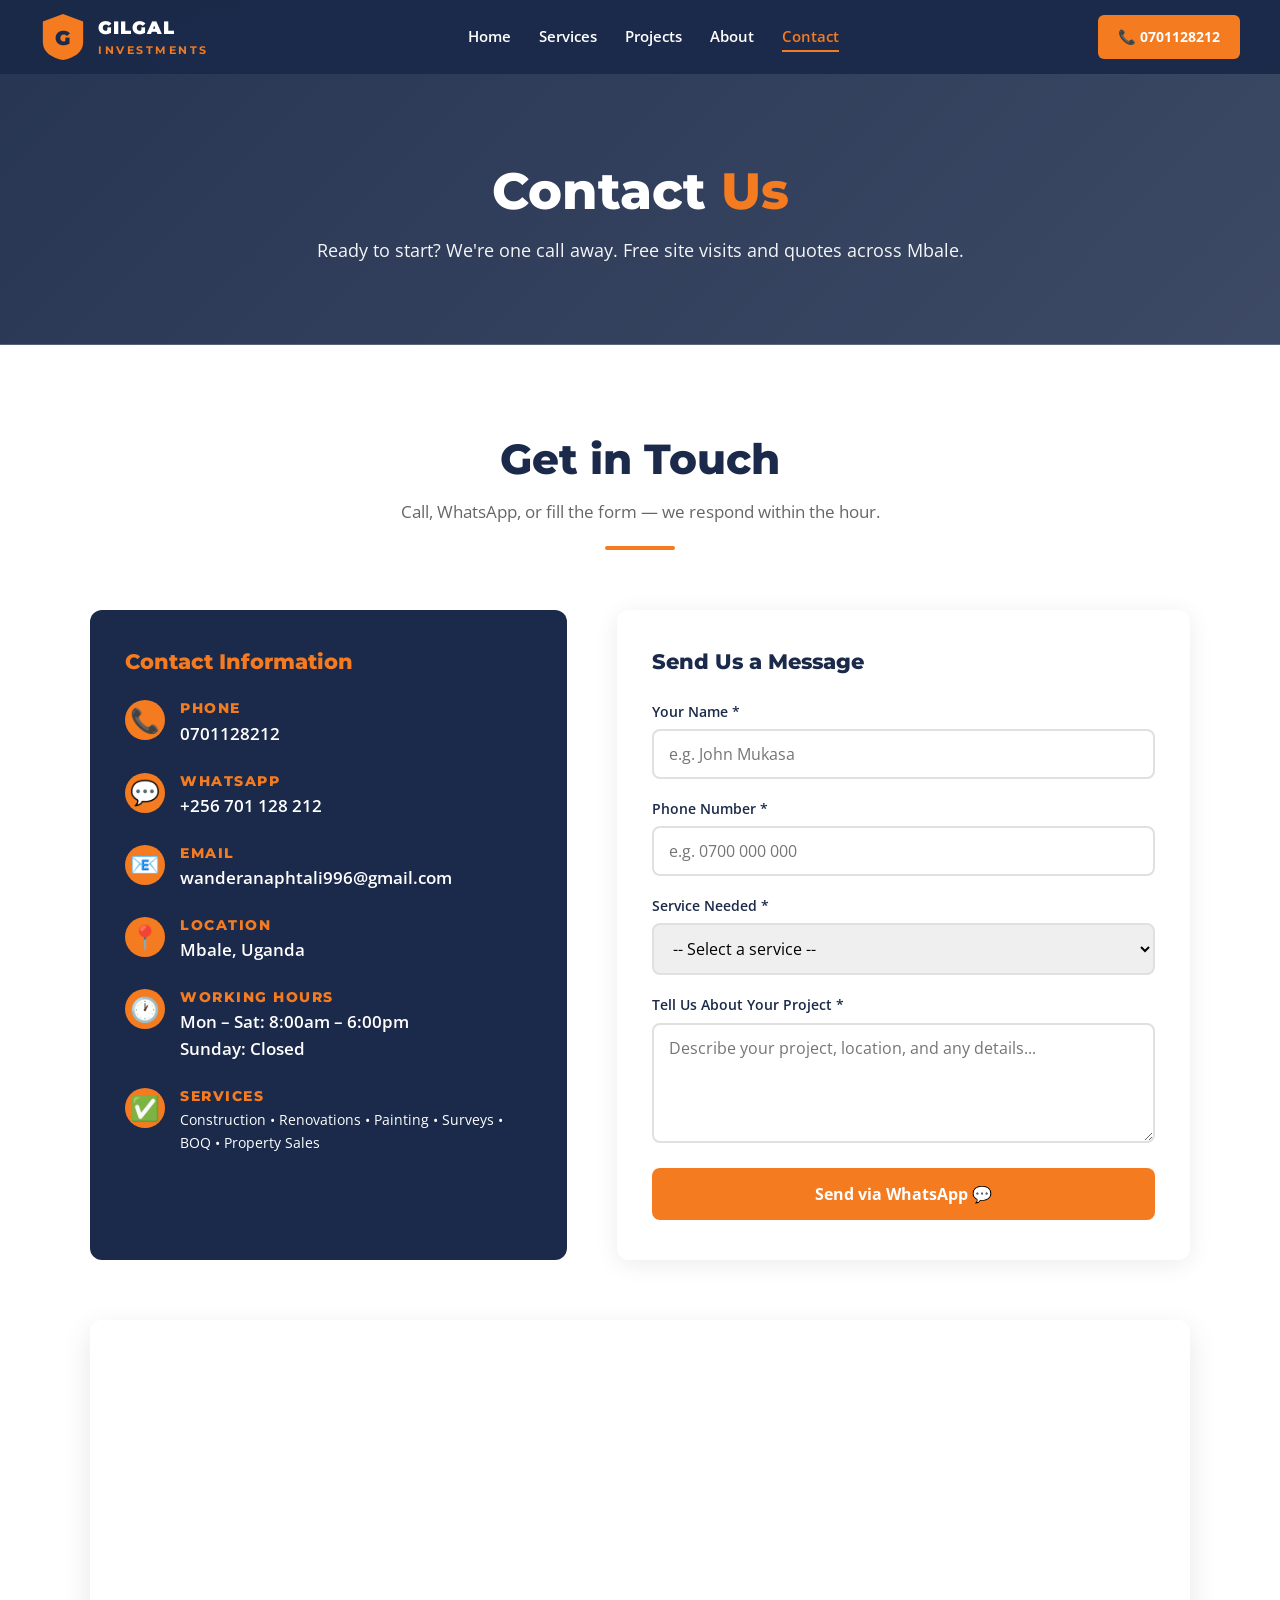
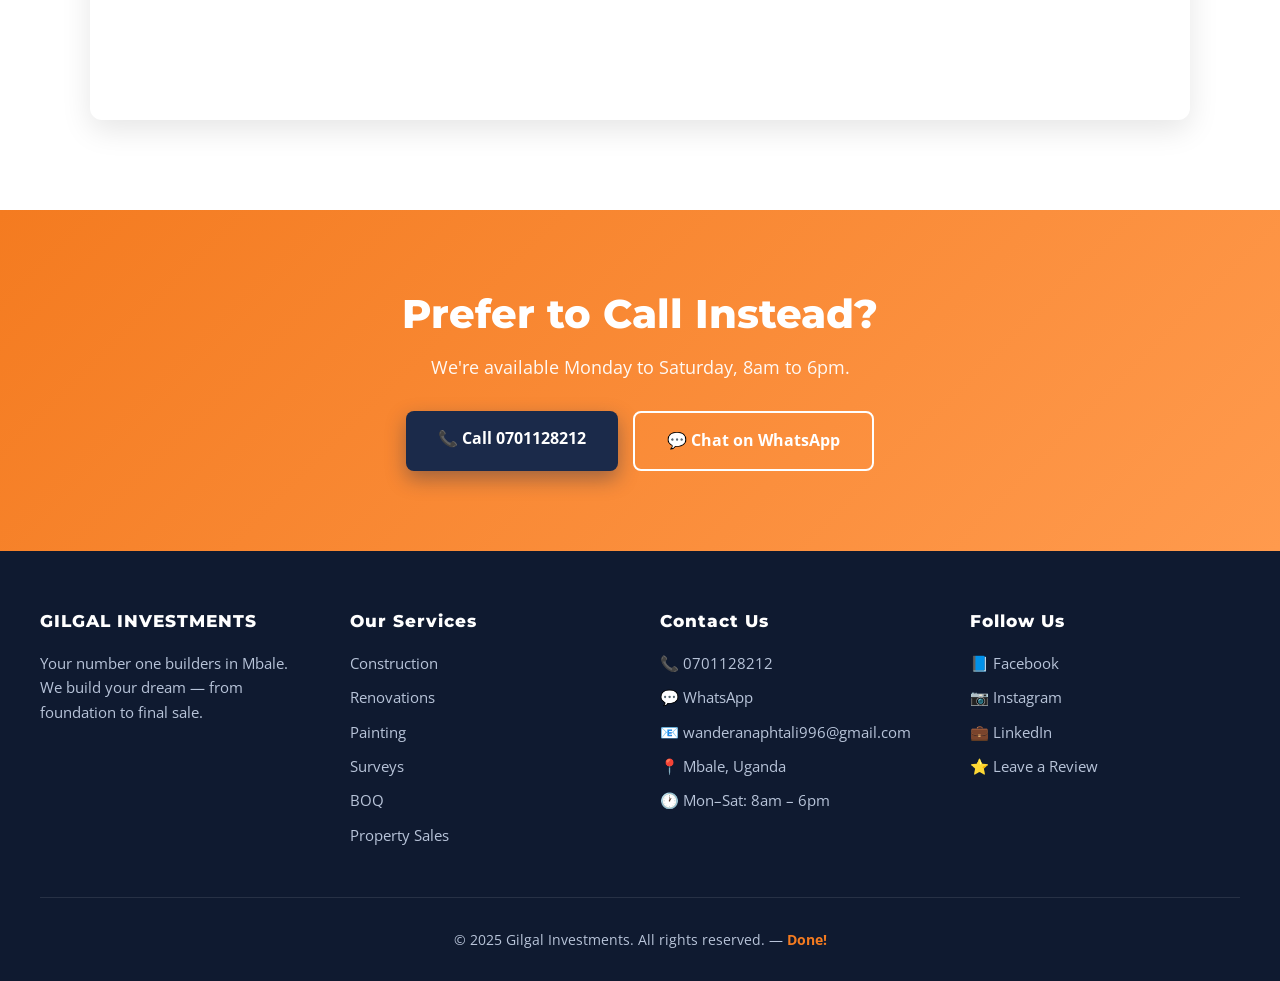
<file: contact.html>
<!DOCTYPE html>
<html lang="en">
<head>
<meta charset="UTF-8">
<meta name="viewport" content="width=device-width, initial-scale=1.0">
<title>Contact Us | Gilgal Investments Mbale | 0701128212</title>
<meta name="description" content="Contact Gilgal Investments in Mbale. Call 0701128212 or WhatsApp us for a free quote on construction, renovations, painting, BOQ or property sales.">
<meta name="keywords" content="contact Gilgal Investments, Mbale builders phone, construction quote Mbale">
<meta name="robots" content="index, follow">
<meta name="theme-color" content="#1B2A4A">
<link rel="canonical" href="https://gilgal-investment.vercel.app/contact.html">

<meta property="og:type" content="website">
<meta property="og:title" content="Contact Us | Gilgal Investments Mbale">
<meta property="og:description" content="Call 0701128212 or WhatsApp for a free quote.">
<meta property="og:url" content="https://gilgal-investment.vercel.app/contact.html">
<meta property="og:site_name" content="Gilgal Investments">
<meta property="og:locale" content="en_UG">

<meta name="twitter:card" content="summary_large_image">
<meta name="twitter:title" content="Contact Gilgal Investments">
<meta name="twitter:description" content="Call 0701128212 for a free quote.">

<link rel="icon" type="image/svg+xml" href="data:image/svg+xml,<svg xmlns='http://www.w3.org/2000/svg' viewBox='0 0 100 100'><rect width='100' height='100' fill='%231B2A4A' rx='20'/><text x='50' y='72' font-family='Arial Black' font-size='70' font-weight='900' fill='%23F47B20' text-anchor='middle'>G</text></svg>">

<link href="https://fonts.googleapis.com/css2?family=Montserrat:wght@600;800;900&family=Open+Sans:wght@400;600;700&display=swap" rel="stylesheet">
<link rel="stylesheet" href="css/style.css">
</head>
<body>

<header>
  <a href="index.html" class="logo-wrap">
    <svg class="logo-shield" viewBox="0 0 120 137" xmlns="http://www.w3.org/2000/svg">
      <path d="M 60 0 L 120 22 L 120 85 C 120 115, 90 132, 60 137 C 30 132, 0 115, 0 85 L 0 22 Z" fill="#F47B20"/>
      <text x="60" y="92" font-family="Montserrat, Arial Black, sans-serif" font-weight="900" font-size="60" fill="#1B2A4A" text-anchor="middle">G</text>
    </svg>
    <div class="logo-text">GILGAL<span>INVESTMENTS</span></div>
  </a>
  <nav>
    <ul id="navMenu">
      <li><a href="index.html">Home</a></li>
      <li><a href="services.html">Services</a></li>
      <li><a href="portfolio.html">Projects</a></li>
      <li><a href="about.html">About</a></li>
      <li><a href="contact.html" class="active">Contact</a></li>
    </ul>
  </nav>
  <a href="tel:0701128212" class="call-btn">📞 0701128212</a>
  <button class="menu-toggle" onclick="toggleMenu()">☰</button>
</header>

<section class="page-banner" style="background: linear-gradient(135deg, rgba(27,42,74,0.95), rgba(27,42,74,0.85)), url('https://images.unsplash.com/photo-1423666639041-f56000c27a9a?w=1600'); background-size: cover; background-position: center;">
  <h1>Contact <span>Us</span></h1>
  <p>Ready to start? We're one call away. Free site visits and quotes across Mbale.</p>
</section>

<section>
  <div class="section-title">
    <h2>Get in Touch</h2>
    <p>Call, WhatsApp, or fill the form — we respond within the hour.</p>
  </div>

  <div class="contact-grid">
    <div class="contact-info">
      <h3>Contact Information</h3>
      <div class="contact-item"><div class="ci-icon">📞</div><div><h4>Phone</h4><a href="tel:0701128212">0701128212</a></div></div>
      <div class="contact-item"><div class="ci-icon">💬</div><div><h4>WhatsApp</h4><a href="https://wa.me/256701128212">+256 701 128 212</a></div></div>
      <div class="contact-item"><div class="ci-icon">📧</div><div><h4>Email</h4><a href="mailto:wanderanaphtali996@gmail.com">wanderanaphtali996@gmail.com</a></div></div>
      <div class="contact-item"><div class="ci-icon">📍</div><div><h4>Location</h4><p>Mbale, Uganda</p></div></div>
      <div class="contact-item"><div class="ci-icon">🕐</div><div><h4>Working Hours</h4><p>Mon – Sat: 8:00am – 6:00pm</p><p>Sunday: Closed</p></div></div>
      <div class="contact-item"><div class="ci-icon">✅</div><div><h4>Services</h4><p style="font-size: 0.9rem; font-weight: 400; line-height: 1.6;">Construction • Renovations • Painting • Surveys • BOQ • Property Sales</p></div></div>
    </div>

    <div class="contact-form">
      <h3>Send Us a Message</h3>
      <form onsubmit="handleFormSubmit(event)">
        <div class="form-group"><label for="name">Your Name *</label><input type="text" id="name" required placeholder="e.g. John Mukasa"></div>
        <div class="form-group"><label for="phone">Phone Number *</label><input type="tel" id="phone" required placeholder="e.g. 0700 000 000"></div>
        <div class="form-group">
          <label for="service">Service Needed *</label>
          <select id="service" required>
            <option value="">-- Select a service --</option>
            <option value="Construction">Construction</option>
            <option value="Renovation">Renovation</option>
            <option value="Painting">Painting</option>
            <option value="Survey">Survey</option>
            <option value="BOQ">BOQ</option>
            <option value="Property Sales">Property Sales</option>
            <option value="Other">Other</option>
          </select>
        </div>
        <div class="form-group"><label for="message">Tell Us About Your Project *</label><textarea id="message" required placeholder="Describe your project, location, and any details..."></textarea></div>
        <button type="submit" class="form-submit">Send via WhatsApp 💬</button>
      </form>
    </div>
  </div>

  <div class="map-wrap">
    <iframe src="https://www.google.com/maps?q=Mbale,Uganda&output=embed" allowfullscreen="" loading="lazy" title="Gilgal Investments Location — Mbale, Uganda"></iframe>
  </div>
</section>

<section class="cta">
  <h2>Prefer to Call Instead?</h2>
  <p>We're available Monday to Saturday, 8am to 6pm.</p>
  <div class="hero-buttons">
    <a href="tel:0701128212" class="btn btn-primary">📞 Call 0701128212</a>
    <a href="https://wa.me/256701128212" class="btn btn-outline">💬 Chat on WhatsApp</a>
  </div>
</section>

<footer>
  <div class="footer-grid">
    <div>
      <h4>GILGAL INVESTMENTS</h4>
      <p>Your number one builders in Mbale. We build your dream — from foundation to final sale.</p>
    </div>
    <div>
      <h4>Our Services</h4>
      <a href="services.html">Construction</a>
      <a href="services.html">Renovations</a>
      <a href="services.html">Painting</a>
      <a href="services.html">Surveys</a>
      <a href="services.html">BOQ</a>
      <a href="services.html">Property Sales</a>
    </div>
    <div>
      <h4>Contact Us</h4>
      <a href="tel:0701128212">📞 0701128212</a>
      <a href="https://wa.me/256701128212">💬 WhatsApp</a>
      <a href="mailto:wanderanaphtali996@gmail.com">📧 wanderanaphtali996@gmail.com</a>
      <p>📍 Mbale, Uganda</p>
      <p>🕐 Mon–Sat: 8am – 6pm</p>
    </div>
    <div>
      <h4>Follow Us</h4>
      <a href="#">📘 Facebook</a>
      <a href="#">📷 Instagram</a>
      <a href="#">💼 LinkedIn</a>
      <a href="portfolio.html#reviews">⭐ Leave a Review</a>
    </div>
  </div>
  <div class="footer-bottom">
    <p>&copy; 2025 Gilgal Investments. All rights reserved. — <em>Done!</em></p>
  </div>
</footer>

<script src="js/script.js"></script>
</body>
</html>
</file>
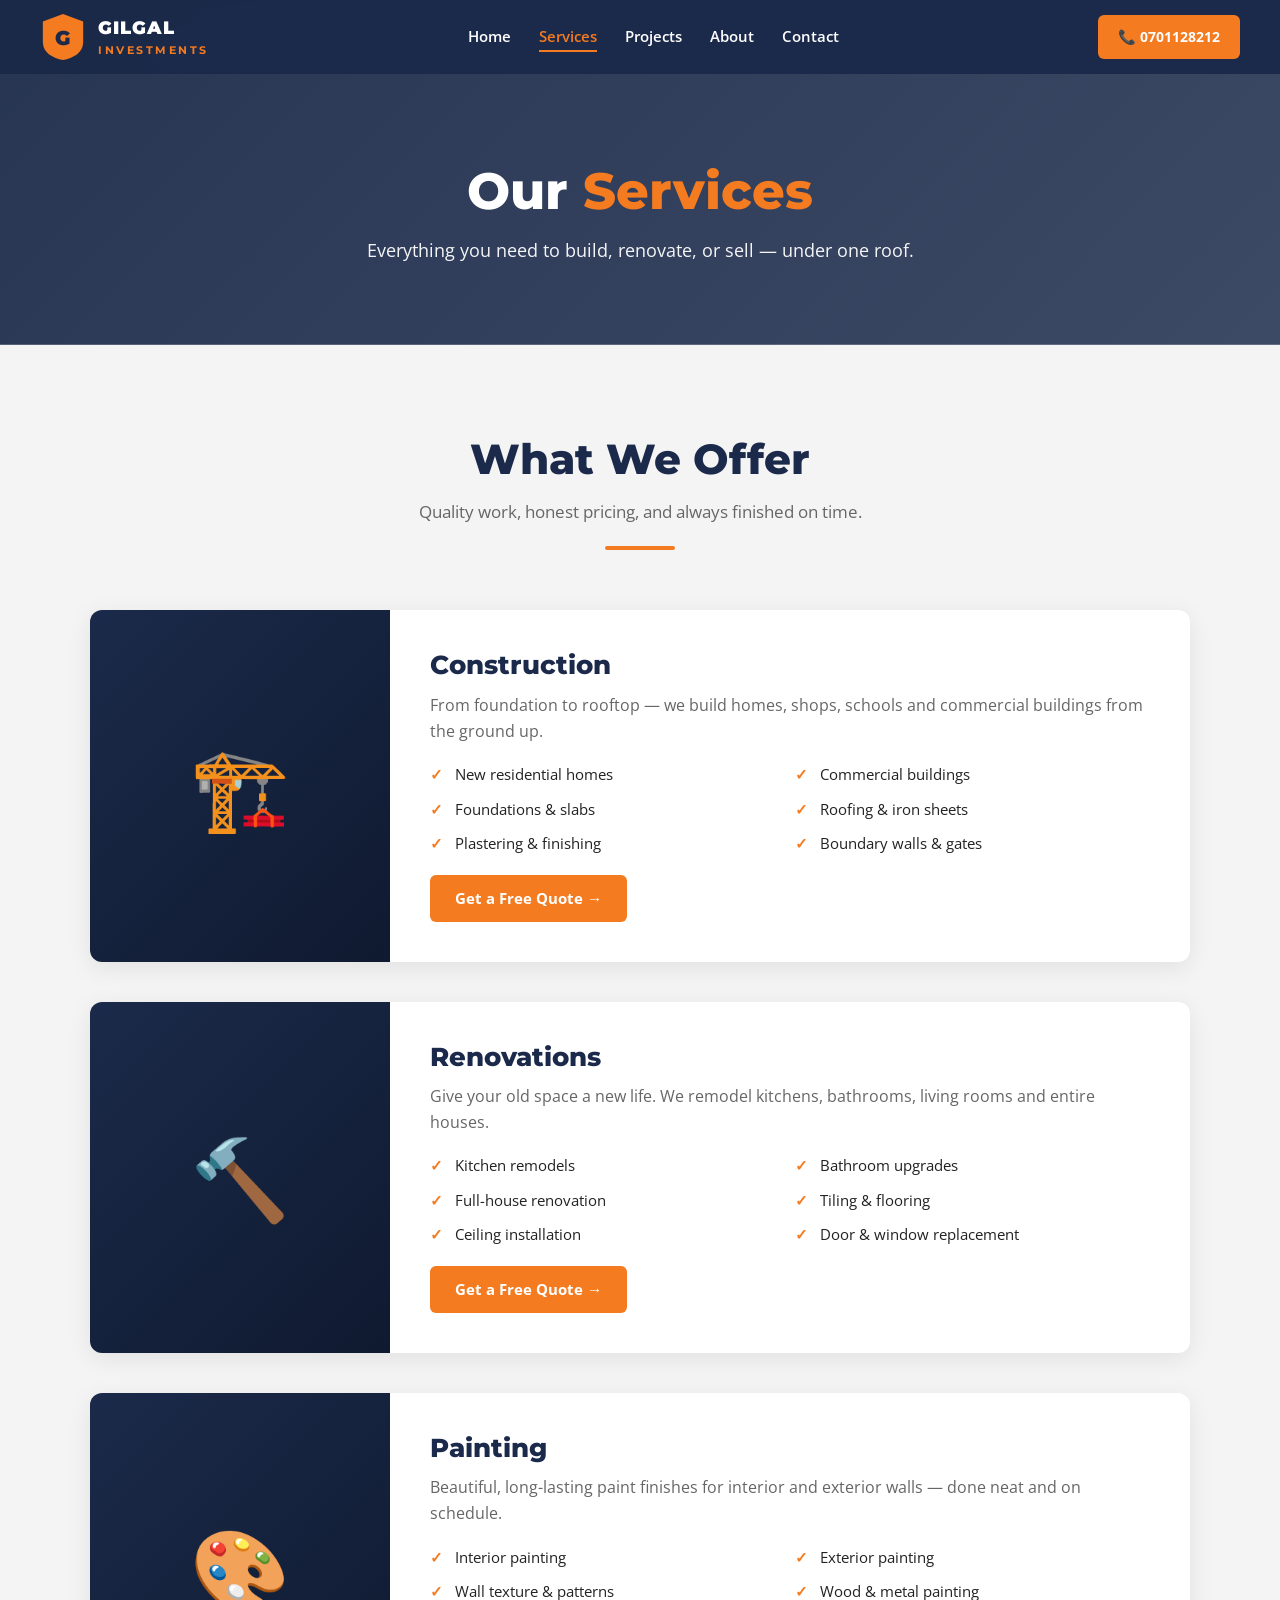
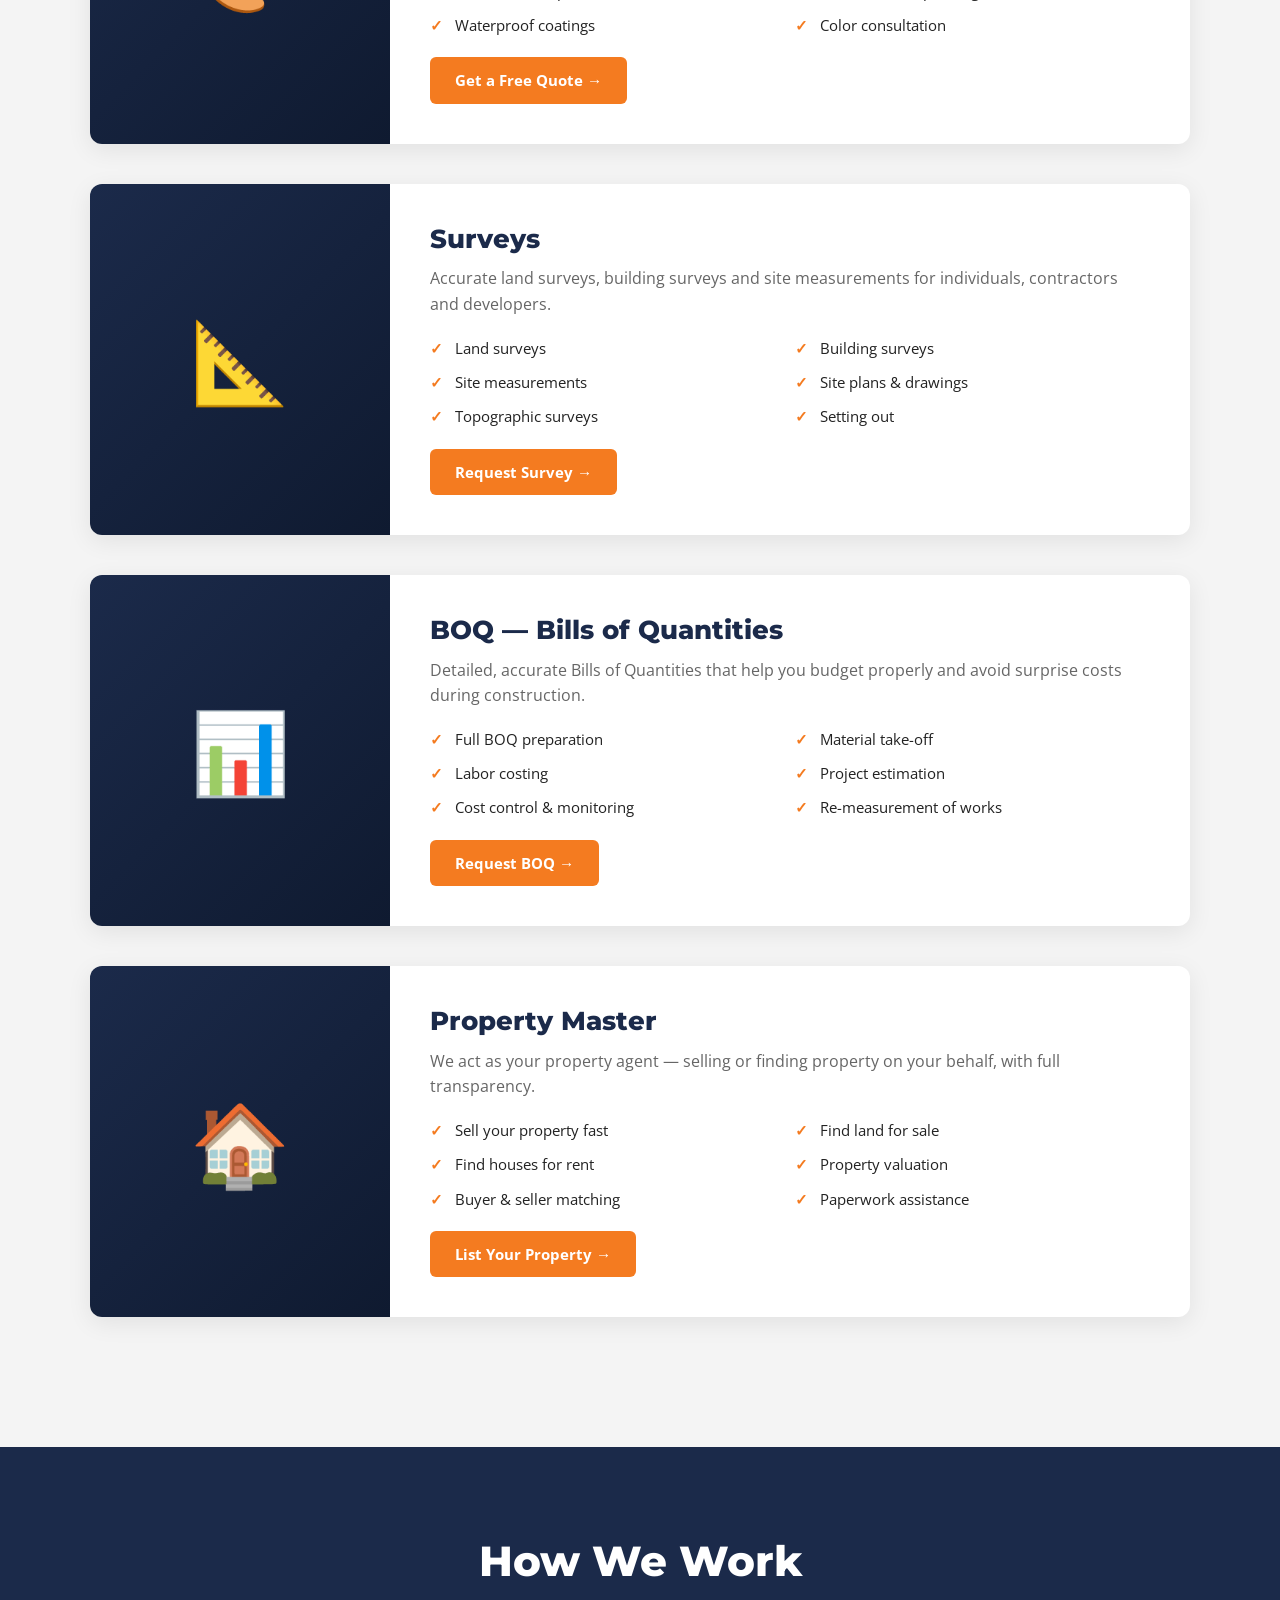
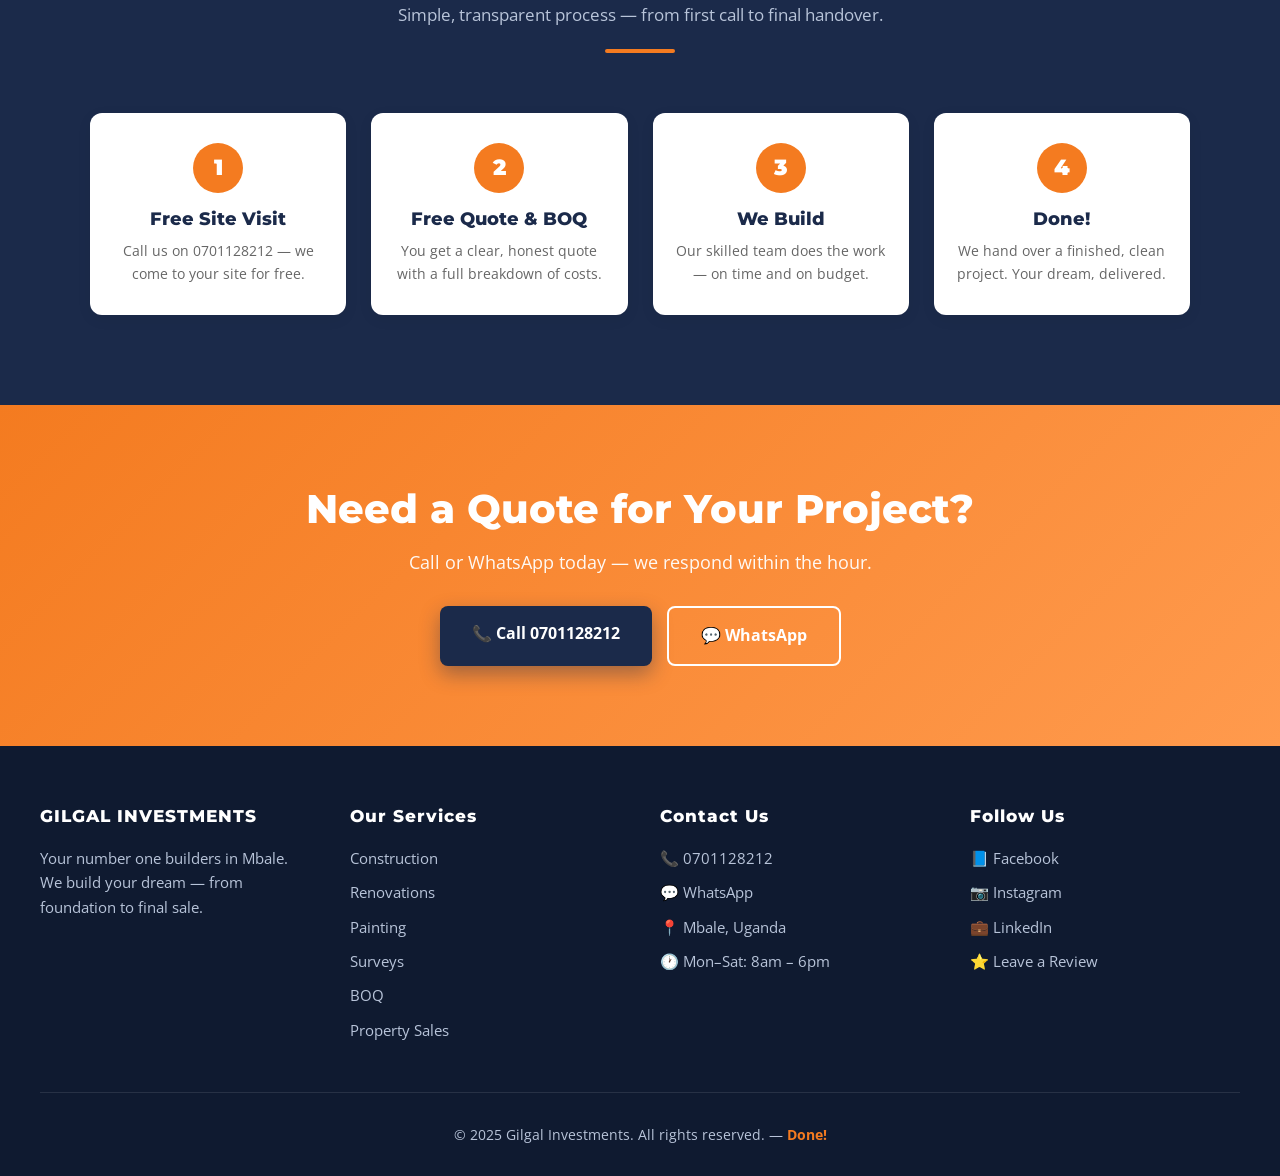
<file: services.html>
<!DOCTYPE html>
<html lang="en">
<head>
<meta charset="UTF-8">
<meta name="viewport" content="width=device-width, initial-scale=1.0">
<title>Our Services | Gilgal Investments Mbale — Construction, Renovations, BOQ</title>
<meta name="description" content="Construction, Renovations, Painting, Surveys, BOQ & Property Sales in Mbale. Call 0701128212 for a free quote.">
<meta name="keywords" content="construction services Mbale, renovation Mbale, painting Mbale, BOQ Mbale, land survey Uganda, property sales Mbale">
<meta name="robots" content="index, follow">
<meta name="theme-color" content="#1B2A4A">
<link rel="canonical" href="https://gilgal-investment.vercel.app/services.html">

<meta property="og:type" content="website">
<meta property="og:title" content="Our Services | Gilgal Investments Mbale">
<meta property="og:description" content="Construction, Renovations, Painting, Surveys, BOQ & Property Sales in Mbale.">
<meta property="og:url" content="https://gilgal-investment.vercel.app/services.html">
<meta property="og:site_name" content="Gilgal Investments">
<meta property="og:locale" content="en_UG">

<meta name="twitter:card" content="summary_large_image">
<meta name="twitter:title" content="Our Services | Gilgal Investments">
<meta name="twitter:description" content="Everything you need to build, renovate, or sell — under one roof.">

<link rel="icon" type="image/svg+xml" href="data:image/svg+xml,<svg xmlns='http://www.w3.org/2000/svg' viewBox='0 0 100 100'><rect width='100' height='100' fill='%231B2A4A' rx='20'/><text x='50' y='72' font-family='Arial Black' font-size='70' font-weight='900' fill='%23F47B20' text-anchor='middle'>G</text></svg>">

<link href="https://fonts.googleapis.com/css2?family=Montserrat:wght@600;800;900&family=Open+Sans:wght@400;600;700&display=swap" rel="stylesheet">
<link rel="stylesheet" href="css/style.css">
<style>
  .service-detail {
    max-width: 1100px;
    margin: 0 auto 40px;
    background: var(--white);
    border-radius: 12px;
    overflow: hidden;
    box-shadow: 0 6px 25px rgba(0,0,0,0.08);
    display: grid;
    grid-template-columns: 300px 1fr;
    transition: 0.3s;
  }
  .service-detail:hover { transform: translateY(-5px); box-shadow: 0 15px 40px rgba(0,0,0,0.12); }
  .service-detail .sd-icon {
    background: linear-gradient(135deg, var(--navy), var(--navy-dark));
    display: flex; align-items: center; justify-content: center;
    font-size: 5rem; color: var(--orange); padding: 40px 20px;
  }
  .service-detail .sd-body { padding: 40px; }
  .service-detail .sd-body h3 { color: var(--navy); font-size: 1.6rem; margin-bottom: 12px; }
  .service-detail .sd-body p { color: var(--text-light); margin-bottom: 18px; font-size: 1rem; }
  .service-detail .sd-body ul { list-style: none; display: grid; grid-template-columns: 1fr 1fr; gap: 10px; margin-bottom: 20px; }
  .service-detail .sd-body li { color: var(--text); font-size: 0.95rem; padding-left: 25px; position: relative; }
  .service-detail .sd-body li::before { content: '✓'; position: absolute; left: 0; color: var(--orange); font-weight: 900; }
  .sd-btn { display: inline-block; background: var(--orange); color: var(--white); padding: 11px 25px; border-radius: 6px; font-weight: 700; font-size: 0.95rem; transition: 0.3s; }
  .sd-btn:hover { background: #d9660f; transform: translateY(-2px); }
  .process-grid { max-width: 1100px; margin: 0 auto; display: grid; grid-template-columns: repeat(auto-fit, minmax(220px, 1fr)); gap: 25px; }
  .process-step { text-align: center; padding: 30px 20px; background: var(--white); border-radius: 12px; box-shadow: 0 4px 15px rgba(0,0,0,0.06); }
  .process-step .step-num { width: 50px; height: 50px; background: var(--orange); color: var(--white); border-radius: 50%; display: flex; align-items: center; justify-content: center; font-family: 'Montserrat', sans-serif; font-weight: 900; font-size: 1.4rem; margin: 0 auto 15px; }
  .process-step h4 { color: var(--navy); margin-bottom: 10px; font-size: 1.1rem; }
  .process-step p { color: var(--text-light); font-size: 0.9rem; }
  @media (max-width: 700px) {
    .service-detail { grid-template-columns: 1fr; }
    .service-detail .sd-body ul { grid-template-columns: 1fr; }
  }
</style>
</head>
<body>

<header>
  <a href="index.html" class="logo-wrap">
    <svg class="logo-shield" viewBox="0 0 120 137" xmlns="http://www.w3.org/2000/svg">
      <path d="M 60 0 L 120 22 L 120 85 C 120 115, 90 132, 60 137 C 30 132, 0 115, 0 85 L 0 22 Z" fill="#F47B20"/>
      <text x="60" y="92" font-family="Montserrat, Arial Black, sans-serif" font-weight="900" font-size="60" fill="#1B2A4A" text-anchor="middle">G</text>
    </svg>
    <div class="logo-text">GILGAL<span>INVESTMENTS</span></div>
  </a>
  <nav>
    <ul id="navMenu">
      <li><a href="index.html">Home</a></li>
      <li><a href="services.html" class="active">Services</a></li>
      <li><a href="portfolio.html">Projects</a></li>
      <li><a href="about.html">About</a></li>
      <li><a href="contact.html">Contact</a></li>
    </ul>
  </nav>
  <a href="tel:0701128212" class="call-btn">📞 0701128212</a>
  <button class="menu-toggle" onclick="toggleMenu()">☰</button>
</header>

<section class="page-banner">
  <h1>Our <span>Services</span></h1>
  <p>Everything you need to build, renovate, or sell — under one roof.</p>
</section>

<section class="services">
  <div class="section-title">
    <h2>What We Offer</h2>
    <p>Quality work, honest pricing, and always finished on time.</p>
  </div>

  <div class="service-detail">
    <div class="sd-icon">🏗️</div>
    <div class="sd-body">
      <h3>Construction</h3>
      <p>From foundation to rooftop — we build homes, shops, schools and commercial buildings from the ground up.</p>
      <ul>
        <li>New residential homes</li>
        <li>Commercial buildings</li>
        <li>Foundations & slabs</li>
        <li>Roofing & iron sheets</li>
        <li>Plastering & finishing</li>
        <li>Boundary walls & gates</li>
      </ul>
      <a href="contact.html" class="sd-btn">Get a Free Quote →</a>
    </div>
  </div>

  <div class="service-detail">
    <div class="sd-icon">🔨</div>
    <div class="sd-body">
      <h3>Renovations</h3>
      <p>Give your old space a new life. We remodel kitchens, bathrooms, living rooms and entire houses.</p>
      <ul>
        <li>Kitchen remodels</li>
        <li>Bathroom upgrades</li>
        <li>Full-house renovation</li>
        <li>Tiling & flooring</li>
        <li>Ceiling installation</li>
        <li>Door & window replacement</li>
      </ul>
      <a href="contact.html" class="sd-btn">Get a Free Quote →</a>
    </div>
  </div>

  <div class="service-detail">
    <div class="sd-icon">🎨</div>
    <div class="sd-body">
      <h3>Painting</h3>
      <p>Beautiful, long-lasting paint finishes for interior and exterior walls — done neat and on schedule.</p>
      <ul>
        <li>Interior painting</li>
        <li>Exterior painting</li>
        <li>Wall texture & patterns</li>
        <li>Wood & metal painting</li>
        <li>Waterproof coatings</li>
        <li>Color consultation</li>
      </ul>
      <a href="contact.html" class="sd-btn">Get a Free Quote →</a>
    </div>
  </div>

  <div class="service-detail">
    <div class="sd-icon">📐</div>
    <div class="sd-body">
      <h3>Surveys</h3>
      <p>Accurate land surveys, building surveys and site measurements for individuals, contractors and developers.</p>
      <ul>
        <li>Land surveys</li>
        <li>Building surveys</li>
        <li>Site measurements</li>
        <li>Site plans & drawings</li>
        <li>Topographic surveys</li>
        <li>Setting out</li>
      </ul>
      <a href="contact.html" class="sd-btn">Request Survey →</a>
    </div>
  </div>

  <div class="service-detail">
    <div class="sd-icon">📊</div>
    <div class="sd-body">
      <h3>BOQ — Bills of Quantities</h3>
      <p>Detailed, accurate Bills of Quantities that help you budget properly and avoid surprise costs during construction.</p>
      <ul>
        <li>Full BOQ preparation</li>
        <li>Material take-off</li>
        <li>Labor costing</li>
        <li>Project estimation</li>
        <li>Cost control & monitoring</li>
        <li>Re-measurement of works</li>
      </ul>
      <a href="contact.html" class="sd-btn">Request BOQ →</a>
    </div>
  </div>

  <div class="service-detail">
    <div class="sd-icon">🏠</div>
    <div class="sd-body">
      <h3>Property Master</h3>
      <p>We act as your property agent — selling or finding property on your behalf, with full transparency.</p>
      <ul>
        <li>Sell your property fast</li>
        <li>Find land for sale</li>
        <li>Find houses for rent</li>
        <li>Property valuation</li>
        <li>Buyer & seller matching</li>
        <li>Paperwork assistance</li>
      </ul>
      <a href="contact.html" class="sd-btn">List Your Property →</a>
    </div>
  </div>
</section>

<section style="background: var(--navy); color: var(--white);">
  <div class="section-title">
    <h2 style="color: var(--white);">How We Work</h2>
    <p style="color:#b8c4d9;">Simple, transparent process — from first call to final handover.</p>
  </div>
  <div class="process-grid">
    <div class="process-step"><div class="step-num">1</div><h4>Free Site Visit</h4><p>Call us on 0701128212 — we come to your site for free.</p></div>
    <div class="process-step"><div class="step-num">2</div><h4>Free Quote & BOQ</h4><p>You get a clear, honest quote with a full breakdown of costs.</p></div>
    <div class="process-step"><div class="step-num">3</div><h4>We Build</h4><p>Our skilled team does the work — on time and on budget.</p></div>
    <div class="process-step"><div class="step-num">4</div><h4>Done!</h4><p>We hand over a finished, clean project. Your dream, delivered.</p></div>
  </div>
</section>

<section class="cta">
  <h2>Need a Quote for Your Project?</h2>
  <p>Call or WhatsApp today — we respond within the hour.</p>
  <div class="hero-buttons">
    <a href="tel:0701128212" class="btn btn-primary">📞 Call 0701128212</a>
    <a href="https://wa.me/256701128212" class="btn btn-outline">💬 WhatsApp</a>
  </div>
</section>

<footer>
  <div class="footer-grid">
    <div><h4>GILGAL INVESTMENTS</h4><p>Your number one builders in Mbale. We build your dream — from foundation to final sale.</p></div>
    <div><h4>Our Services</h4><a href="services.html">Construction</a><a href="services.html">Renovations</a><a href="services.html">Painting</a><a href="services.html">Surveys</a><a href="services.html">BOQ</a><a href="services.html">Property Sales</a></div>
    <div><h4>Contact Us</h4><a href="tel:0701128212">📞 0701128212</a><a href="https://wa.me/256701128212">💬 WhatsApp</a><p>📍 Mbale, Uganda</p><p>🕐 Mon–Sat: 8am – 6pm</p></div>
    <div><h4>Follow Us</h4><a href="#">📘 Facebook</a><a href="#">📷 Instagram</a><a href="#">💼 LinkedIn</a><a href="portfolio.html#reviews">⭐ Leave a Review</a></div>
  </div>
  <div class="footer-bottom"><p>&copy; 2025 Gilgal Investments. All rights reserved. — <em>Done!</em></p></div>
</footer>

<script src="js/script.js"></script>
</body>
</html>
</file>
<file: css/style.css>
/* ==========================================================
   GILGAL INVESTMENTS — Complete Stylesheet
   We Are Your Number One Builders — Build Your Dream!
   ========================================================== */

* { margin: 0; padding: 0; box-sizing: border-box; }

:root {
  --navy: #1B2A4A;
  --navy-dark: #0f1a30;
  --orange: #F47B20;
  --orange-light: #ff9a4d;
  --grey: #F4F4F4;
  --white: #FFFFFF;
  --text: #222222;
  --text-light: #666666;
}

body {
  font-family: 'Open Sans', Arial, sans-serif;
  color: var(--text);
  line-height: 1.6;
  overflow-x: hidden;
}

h1, h2, h3, h4 {
  font-family: 'Montserrat', Arial Black, sans-serif;
  font-weight: 800;
  line-height: 1.2;
}

a { text-decoration: none; }
img { max-width: 100%; display: block; }

/* HEADER */
header {
  position: fixed;
  top: 0; left: 0;
  width: 100%;
  background: rgba(27, 42, 74, 0.97);
  backdrop-filter: blur(10px);
  padding: 14px 40px;
  display: flex;
  justify-content: space-between;
  align-items: center;
  z-index: 1000;
}
.logo-wrap { display: flex; align-items: center; gap: 12px; }
.logo-shield { width: 46px; height: 46px; flex-shrink: 0; }
.logo-text {
  color: var(--white);
  font-family: 'Montserrat', sans-serif;
  font-weight: 900;
  font-size: 1.1rem;
  letter-spacing: 1px;
}
.logo-text span {
  display: block;
  font-size: 0.68rem;
  color: var(--orange);
  font-weight: 700;
  letter-spacing: 2.5px;
}
nav ul { list-style: none; display: flex; gap: 28px; }
nav a {
  color: var(--white);
  font-weight: 600;
  font-size: 0.95rem;
  position: relative;
  transition: 0.3s;
}
nav a:hover, nav a.active { color: var(--orange); }
nav a::after {
  content: '';
  position: absolute;
  bottom: -6px; left: 0;
  width: 0; height: 2px;
  background: var(--orange);
  transition: 0.3s;
}
nav a:hover::after, nav a.active::after { width: 100%; }
.call-btn {
  background: var(--orange);
  color: var(--white);
  padding: 10px 20px;
  border-radius: 6px;
  font-weight: 700;
  font-size: 0.9rem;
  transition: 0.3s;
}
.call-btn:hover { background: #d9660f; transform: translateY(-2px); }
.menu-toggle {
  display: none;
  background: none;
  border: none;
  color: var(--white);
  font-size: 1.8rem;
  cursor: pointer;
}

/* HERO */
.hero {
  position: relative;
  height: 100vh;
  min-height: 620px;
  overflow: hidden;
  display: flex;
  align-items: center;
  justify-content: center;
  text-align: center;
}
.slide {
  position: absolute;
  inset: 0;
  background-size: cover;
  background-position: center;
  opacity: 0;
  transition: opacity 1.5s ease-in-out;
  z-index: 1;
}
.slide.active { opacity: 1; z-index: 2; }
.slide::after {
  content: '';
  position: absolute;
  inset: 0;
  background: linear-gradient(135deg, rgba(27,42,74,0.88), rgba(27,42,74,0.68));
}
.hero-content {
  position: relative;
  z-index: 10;
  max-width: 950px;
  padding: 0 20px;
  color: var(--white);
}
.hero-content h1 {
  font-size: clamp(2rem, 5vw, 3.8rem);
  margin-bottom: 20px;
  text-shadow: 0 4px 20px rgba(0,0,0,0.4);
}
.hero-content h1 span { color: var(--orange); display: block; transition: opacity 0.4s; }
.hero-content p {
  font-size: clamp(1rem, 2vw, 1.25rem);
  margin-bottom: 35px;
  opacity: 0.95;
}
.hero-buttons { display: flex; gap: 15px; justify-content: center; flex-wrap: wrap; }

.btn {
  display: inline-block;
  padding: 15px 32px;
  border-radius: 8px;
  font-weight: 700;
  font-size: 1rem;
  transition: 0.3s;
  border: none;
  cursor: pointer;
  font-family: 'Open Sans', sans-serif;
  text-decoration: none;
}
.btn-primary { background: var(--orange); color: var(--white); box-shadow: 0 8px 20px rgba(244,123,32,0.4); }
.btn-primary:hover { background: #d9660f; transform: translateY(-3px); }
.btn-outline { border: 2px solid var(--white); color: var(--white); background: transparent; }
.btn-outline:hover { background: var(--white); color: var(--navy); }

.dots {
  position: absolute;
  bottom: 30px; left: 50%;
  transform: translateX(-50%);
  z-index: 20;
  display: flex; gap: 12px;
}
.dot {
  width: 12px; height: 12px;
  border-radius: 50%;
  background: rgba(255,255,255,0.5);
  cursor: pointer;
  border: none;
  transition: 0.3s;
}
.dot.active { background: var(--orange); width: 35px; border-radius: 6px; }

/* SECTIONS */
section { padding: 90px 40px; }
.section-title { text-align: center; margin-bottom: 60px; }
.section-title h2 { font-size: clamp(1.8rem, 4vw, 2.6rem); color: var(--navy); margin-bottom: 15px; }
.section-title p { color: var(--text-light); font-size: 1.05rem; max-width: 640px; margin: 0 auto; }
.section-title::after {
  content: '';
  display: block;
  width: 70px; height: 4px;
  background: var(--orange);
  margin: 20px auto 0;
  border-radius: 2px;
}

/* PAGE BANNER */
.page-banner {
  background: linear-gradient(135deg, rgba(27,42,74,0.95), rgba(27,42,74,0.85)),
              url('https://images.unsplash.com/photo-1503387762-592deb58ef4e?w=1600');
  background-size: cover;
  background-position: center;
  color: var(--white);
  text-align: center;
  padding: 160px 20px 80px;
}
.page-banner h1 { font-size: clamp(2rem, 5vw, 3.2rem); margin-bottom: 15px; }
.page-banner h1 span { color: var(--orange); }
.page-banner p { font-size: 1.1rem; max-width: 700px; margin: 0 auto; opacity: 0.95; }

/* SERVICES */
.services { background: var(--grey); }
.services-grid {
  max-width: 1200px;
  margin: 0 auto;
  display: grid;
  grid-template-columns: repeat(auto-fit, minmax(280px, 1fr));
  gap: 25px;
}
.service-card {
  background: var(--white);
  padding: 35px 25px;
  border-radius: 12px;
  border-top: 5px solid var(--orange);
  transition: 0.3s;
  box-shadow: 0 4px 15px rgba(0,0,0,0.05);
  text-align: center;
}
.service-card:hover {
  transform: translateY(-8px);
  box-shadow: 0 15px 35px rgba(0,0,0,0.12);
  border-top-color: var(--navy);
}
.service-card .icon { font-size: 3rem; margin-bottom: 15px; display: block; }
.service-card h3 { color: var(--navy); margin-bottom: 12px; font-size: 1.25rem; }
.service-card p { color: var(--text-light); font-size: 0.95rem; }

/* WHY US */
.why-us { background: var(--navy); color: var(--white); }
.why-us .section-title h2 { color: var(--white); }
.why-us .section-title p { color: #b8c4d9; }
.stats {
  max-width: 1100px;
  margin: 0 auto;
  display: grid;
  grid-template-columns: repeat(auto-fit, minmax(200px, 1fr));
  gap: 40px;
  text-align: center;
}
.stat h3 { font-size: 3rem; color: var(--orange); margin-bottom: 8px; }
.stat p { color: #b8c4d9; font-weight: 600; }

/* PORTFOLIO */
.portfolio-grid {
  max-width: 1200px;
  margin: 0 auto;
  display: grid;
  grid-template-columns: repeat(auto-fit, minmax(320px, 1fr));
  gap: 20px;
}
.portfolio-item {
  position: relative;
  height: 280px;
  border-radius: 12px;
  overflow: hidden;
  cursor: pointer;
  background-size: cover;
  background-position: center;
  transition: 0.4s;
}
.portfolio-item:hover { transform: scale(1.03); }
.portfolio-item::after {
  content: '';
  position: absolute;
  inset: 0;
  background: linear-gradient(to top, rgba(27,42,74,0.9), transparent 60%);
  transition: 0.3s;
}
.portfolio-item:hover::after {
  background: linear-gradient(to top, rgba(244,123,32,0.85), transparent 60%);
}
.portfolio-label {
  position: absolute;
  bottom: 20px; left: 20px;
  z-index: 2;
  color: var(--white);
  font-family: 'Montserrat', sans-serif;
  font-weight: 700;
  font-size: 1.1rem;
}
.portfolio-label small {
  display: block;
  font-size: 0.75rem;
  color: var(--orange);
  font-weight: 700;
  letter-spacing: 2px;
  margin-bottom: 4px;
}

/* BOQ SECTION */
.boq-section {
  background: linear-gradient(135deg, #1B2A4A 0%, #2c4563 100%);
  color: var(--white);
  padding: 100px 40px;
  position: relative;
  overflow: hidden;
}
.boq-section::before {
  content: '';
  position: absolute;
  top: -50px; right: -50px;
  width: 300px; height: 300px;
  background: var(--orange);
  opacity: 0.1;
  border-radius: 50%;
}
.boq-inner {
  max-width: 1200px;
  margin: 0 auto;
  display: grid;
  grid-template-columns: 1fr 1fr;
  gap: 60px;
  align-items: center;
  position: relative;
  z-index: 2;
}
.boq-image {
  border-radius: 16px;
  overflow: hidden;
  box-shadow: 0 25px 60px rgba(0,0,0,0.4);
  position: relative;
}
.boq-image img { width: 100%; height: 500px; object-fit: cover; }
.boq-image::after {
  content: '';
  position: absolute;
  inset: 0;
  background: linear-gradient(135deg, rgba(244,123,32,0.15), transparent);
}
.boq-text h2 {
  font-size: 2.5rem;
  margin-bottom: 20px;
  line-height: 1.2;
}
.boq-text h2 span { color: var(--orange); }
.boq-text p {
  color: #d0d8e5;
  font-size: 1.05rem;
  margin-bottom: 20px;
  line-height: 1.8;
}
.boq-features {
  list-style: none;
  margin: 25px 0;
}
.boq-features li {
  padding: 10px 0 10px 35px;
  position: relative;
  color: #e8edf5;
  font-size: 1rem;
}
.boq-features li::before {
  content: '✓';
  position: absolute;
  left: 0;
  top: 10px;
  width: 24px; height: 24px;
  background: var(--orange);
  color: var(--white);
  border-radius: 50%;
  display: flex;
  align-items: center;
  justify-content: center;
  font-weight: 900;
  font-size: 0.75rem;
}

/* BOQ SAMPLE CARDS */
.boq-samples {
  max-width: 1200px;
  margin: 80px auto 0;
  display: grid;
  grid-template-columns: repeat(auto-fit, minmax(260px, 1fr));
  gap: 25px;
}
.boq-sample-card {
  background: rgba(255,255,255,0.06);
  backdrop-filter: blur(10px);
  border: 1px solid rgba(255,255,255,0.1);
  border-radius: 12px;
  padding: 30px 25px;
  transition: 0.3s;
}
.boq-sample-card:hover {
  background: rgba(244,123,32,0.15);
  border-color: var(--orange);
  transform: translateY(-5px);
}
.boq-sample-card .icon { font-size: 2.5rem; margin-bottom: 15px; }
.boq-sample-card h4 { color: var(--orange); margin-bottom: 10px; font-size: 1.15rem; }
.boq-sample-card p { color: #d0d8e5; font-size: 0.9rem; line-height: 1.7; }

/* FIELD WORK GALLERY */
.field-gallery {
  max-width: 1200px;
  margin: 0 auto;
  display: grid;
  grid-template-columns: repeat(auto-fit, minmax(280px, 1fr));
  gap: 20px;
}
.field-item {
  position: relative;
  height: 320px;
  border-radius: 12px;
  overflow: hidden;
  background-size: cover;
  background-position: center;
  cursor: pointer;
  transition: 0.4s;
}
.field-item:hover { transform: scale(1.03); }
.field-item::after {
  content: '';
  position: absolute;
  inset: 0;
  background: linear-gradient(to top, rgba(27,42,74,0.95) 0%, transparent 55%);
}
.field-item:hover::after {
  background: linear-gradient(to top, rgba(244,123,32,0.9) 0%, transparent 55%);
}
.field-label {
  position: absolute;
  bottom: 20px; left: 20px;
  right: 20px;
  z-index: 2;
  color: var(--white);
}
.field-label h4 {
  font-size: 1.15rem;
  margin-bottom: 5px;
}
.field-label p {
  color: rgba(255,255,255,0.85);
  font-size: 0.85rem;
}

/* BEFORE / AFTER */
.ba-section {
  background: var(--grey);
}
.ba-grid {
  max-width: 1200px;
  margin: 0 auto;
  display: grid;
  grid-template-columns: repeat(auto-fit, minmax(400px, 1fr));
  gap: 30px;
}
.ba-item {
  background: var(--white);
  border-radius: 12px;
  overflow: hidden;
  box-shadow: 0 6px 25px rgba(0,0,0,0.08);
}
.ba-images {
  display: grid;
  grid-template-columns: 1fr 1fr;
  height: 260px;
}
.ba-image {
  position: relative;
  background-size: cover;
  background-position: center;
}
.ba-image::after {
  content: attr(data-label);
  position: absolute;
  top: 12px; left: 12px;
  background: rgba(27,42,74,0.9);
  color: var(--white);
  padding: 4px 12px;
  border-radius: 20px;
  font-size: 0.75rem;
  font-weight: 700;
  letter-spacing: 1px;
}
.ba-image.after::after { background: var(--orange); }
.ba-info { padding: 25px; }
.ba-info h4 { color: var(--navy); margin-bottom: 8px; font-size: 1.1rem; }
.ba-info p { color: var(--text-light); font-size: 0.9rem; }

/* TESTIMONIALS */
.testimonials-grid {
  max-width: 1200px;
  margin: 0 auto;
  display: grid;
  grid-template-columns: repeat(auto-fit, minmax(300px, 1fr));
  gap: 25px;
}
.testimonial {
  background: var(--white);
  padding: 30px;
  border-radius: 12px;
  box-shadow: 0 4px 15px rgba(0,0,0,0.06);
  border-top: 5px solid var(--orange);
}
.testimonial .stars { color: var(--orange); margin-bottom: 10px; font-size: 1.1rem; }
.testimonial .quote {
  color: var(--text-light);
  font-style: italic;
  margin-bottom: 20px;
  line-height: 1.7;
}
.testimonial .author { display: flex; align-items: center; gap: 15px; }
.testimonial .avatar {
  width: 50px; height: 50px;
  border-radius: 50%;
  background: var(--navy);
  color: var(--orange);
  display: flex;
  align-items: center;
  justify-content: center;
  font-weight: 900;
  font-size: 1.3rem;
  font-family: 'Montserrat', sans-serif;
}
.testimonial .author h5 { color: var(--navy); font-size: 0.95rem; margin-bottom: 2px; }
.testimonial .author span { color: var(--text-light); font-size: 0.85rem; }

/* REVIEW FORM */
.review-form-wrap {
  max-width: 700px;
  margin: 60px auto 0;
  background: var(--white);
  padding: 40px 35px;
  border-radius: 12px;
  box-shadow: 0 6px 25px rgba(0,0,0,0.08);
  border-top: 5px solid var(--orange);
}
.review-form-wrap h3 { color: var(--navy); font-size: 1.5rem; margin-bottom: 10px; text-align: center; }
.review-form-wrap .sub { text-align: center; color: var(--text-light); margin-bottom: 30px; font-size: 0.95rem; }
.review-form-wrap .form-group { margin-bottom: 18px; }
.review-form-wrap label {
  display: block;
  color: var(--navy);
  font-weight: 600;
  margin-bottom: 6px;
  font-size: 0.9rem;
}
.review-form-wrap input[type="text"],
.review-form-wrap input[type="tel"],
.review-form-wrap select,
.review-form-wrap textarea {
  width: 100%;
  padding: 12px 15px;
  border: 2px solid #e0e0e0;
  border-radius: 8px;
  font-size: 1rem;
  font-family: 'Open Sans', sans-serif;
  transition: 0.3s;
}
.review-form-wrap input:focus,
.review-form-wrap select:focus,
.review-form-wrap textarea:focus {
  outline: none;
  border-color: var(--orange);
}
.review-form-wrap textarea { resize: vertical; min-height: 120px; }

.star-rating {
  display: flex;
  flex-direction: row-reverse;
  justify-content: flex-end;
  gap: 5px;
  margin-bottom: 10px;
}
.star-rating input { display: none; }
.star-label {
  font-size: 2.2rem;
  color: #ddd;
  cursor: pointer;
  transition: 0.2s;
  user-select: none;
}
.star-label:hover,
.star-label:hover ~ .star-label,
.star-label.active,
.star-label.active ~ .star-label { color: var(--orange); }

.review-submit {
  width: 100%;
  background: var(--orange);
  color: var(--white);
  border: none;
  padding: 15px;
  border-radius: 8px;
  font-weight: 700;
  font-size: 1rem;
  cursor: pointer;
  transition: 0.3s;
  font-family: 'Open Sans', sans-serif;
}
.review-submit:hover:not(:disabled) { background: #d9660f; transform: translateY(-2px); }
.review-submit:disabled { opacity: 0.6; cursor: not-allowed; }

.review-msg {
  display: none;
  padding: 12px 18px;
  border-radius: 8px;
  margin-bottom: 20px;
  font-weight: 600;
  font-size: 0.95rem;
}
.review-msg.success { background: #d4edda; color: #155724; border-left: 4px solid #28a745; }
.review-msg.error { background: #f8d7da; color: #721c24; border-left: 4px solid #dc3545; }

/* CTA */
.cta {
  background: linear-gradient(135deg, var(--orange), var(--orange-light));
  color: var(--white);
  text-align: center;
  padding: 80px 20px;
}
.cta h2 { font-size: clamp(1.8rem, 4vw, 2.5rem); margin-bottom: 15px; }
.cta p { font-size: 1.1rem; margin-bottom: 30px; opacity: 0.95; }
.cta .btn-primary { background: var(--navy); box-shadow: 0 8px 20px rgba(27,42,74,0.4); }
.cta .btn-primary:hover { background: var(--navy-dark); }

/* FOOTER */
footer {
  background: var(--navy-dark);
  color: #b8c4d9;
  padding: 60px 40px 30px;
}
.footer-grid {
  max-width: 1200px;
  margin: 0 auto;
  display: grid;
  grid-template-columns: repeat(auto-fit, minmax(220px, 1fr));
  gap: 40px;
  margin-bottom: 40px;
}
.footer-grid h4 { color: var(--white); margin-bottom: 20px; font-size: 1.05rem; letter-spacing: 1px; }
.footer-grid p, .footer-grid a {
  color: #b8c4d9;
  font-size: 0.95rem;
  display: block;
  margin-bottom: 10px;
  transition: 0.3s;
}
.footer-grid a:hover { color: var(--orange); padding-left: 5px; }
.footer-bottom {
  text-align: center;
  padding-top: 30px;
  border-top: 1px solid rgba(255,255,255,0.1);
  font-size: 0.9rem;
}
.footer-bottom em { color: var(--orange); font-weight: 700; font-style: normal; }

/* ABOUT */
.about-content {
  max-width: 1100px;
  margin: 0 auto;
  display: grid;
  grid-template-columns: 1fr 1fr;
  gap: 60px;
  align-items: center;
}
.about-text h2 { color: var(--navy); font-size: 2rem; margin-bottom: 20px; }
.about-text p { color: var(--text-light); margin-bottom: 18px; font-size: 1rem; }
.about-image {
  border-radius: 12px;
  overflow: hidden;
  box-shadow: 0 20px 50px rgba(0,0,0,0.15);
}
.about-image img { width: 100%; }

.values-grid {
  max-width: 1200px;
  margin: 0 auto;
  display: grid;
  grid-template-columns: repeat(auto-fit, minmax(240px, 1fr));
  gap: 30px;
}
.value-card {
  background: var(--white);
  padding: 30px 25px;
  border-radius: 12px;
  box-shadow: 0 4px 15px rgba(0,0,0,0.06);
  border-left: 5px solid var(--orange);
}
.value-card h3 { color: var(--navy); margin-bottom: 10px; font-size: 1.15rem; }
.value-card p { color: var(--text-light); font-size: 0.95rem; }

/* CONTACT */
.contact-grid {
  max-width: 1100px;
  margin: 0 auto;
  display: grid;
  grid-template-columns: 1fr 1.2fr;
  gap: 50px;
}
.contact-info {
  background: var(--navy);
  color: var(--white);
  padding: 40px 35px;
  border-radius: 12px;
}
.contact-info h3 { color: var(--orange); margin-bottom: 25px; font-size: 1.3rem; }
.contact-item {
  display: flex;
  gap: 15px;
  margin-bottom: 25px;
  align-items: flex-start;
}
.contact-item .ci-icon {
  font-size: 1.5rem;
  width: 40px; height: 40px;
  background: var(--orange);
  border-radius: 50%;
  display: flex;
  align-items: center;
  justify-content: center;
  flex-shrink: 0;
}
.contact-item h4 {
  font-size: 0.85rem;
  color: var(--orange);
  letter-spacing: 1.5px;
  margin-bottom: 4px;
  text-transform: uppercase;
}
.contact-item p, .contact-item a {
  color: var(--white);
  font-size: 1.05rem;
  font-weight: 600;
}
.contact-item a:hover { color: var(--orange); }

.contact-form {
  background: var(--white);
  padding: 40px 35px;
  border-radius: 12px;
  box-shadow: 0 4px 25px rgba(0,0,0,0.08);
}
.contact-form h3 { color: var(--navy); margin-bottom: 25px; font-size: 1.3rem; }
.form-group { margin-bottom: 18px; }
.form-group label {
  display: block;
  color: var(--navy);
  font-weight: 600;
  margin-bottom: 6px;
  font-size: 0.9rem;
}
.form-group input,
.form-group select,
.form-group textarea {
  width: 100%;
  padding: 12px 15px;
  border: 2px solid #e0e0e0;
  border-radius: 8px;
  font-size: 1rem;
  font-family: 'Open Sans', sans-serif;
  transition: 0.3s;
}
.form-group input:focus,
.form-group select:focus,
.form-group textarea:focus { outline: none; border-color: var(--orange); }
.form-group textarea { resize: vertical; min-height: 120px; }
.form-submit {
  background: var(--orange);
  color: var(--white);
  border: none;
  padding: 15px 35px;
  border-radius: 8px;
  font-weight: 700;
  font-size: 1rem;
  cursor: pointer;
  transition: 0.3s;
  font-family: 'Open Sans', sans-serif;
  width: 100%;
}
.form-submit:hover { background: #d9660f; transform: translateY(-2px); }

.map-wrap {
  max-width: 1100px;
  margin: 60px auto 0;
  border-radius: 12px;
  overflow: hidden;
  box-shadow: 0 10px 30px rgba(0,0,0,0.1);
}
.map-wrap iframe { width: 100%; height: 400px; border: 0; display: block; }

/* ADMIN */
.admin-login {
  max-width: 400px;
  margin: 120px auto;
  background: var(--white);
  padding: 40px 35px;
  border-radius: 12px;
  box-shadow: 0 6px 25px rgba(0,0,0,0.1);
  border-top: 5px solid var(--orange);
}
.admin-login h2 { color: var(--navy); text-align: center; margin-bottom: 25px; }
.admin-login input {
  width: 100%;
  padding: 12px 15px;
  border: 2px solid #e0e0e0;
  border-radius: 8px;
  font-size: 1rem;
  margin-bottom: 15px;
  font-family: 'Open Sans', sans-serif;
}
.admin-login input:focus { outline: none; border-color: var(--orange); }
.admin-login button {
  width: 100%;
  background: var(--orange);
  color: var(--white);
  border: none;
  padding: 14px;
  border-radius: 8px;
  font-weight: 700;
  font-size: 1rem;
  cursor: pointer;
  font-family: 'Open Sans', sans-serif;
}
.admin-login button:hover { background: #d9660f; }
.admin-header {
  max-width: 1100px;
  margin: 100px auto 20px;
  padding: 0 20px;
  display: flex;
  justify-content: space-between;
  align-items: center;
  flex-wrap: wrap;
  gap: 15px;
}
.admin-header h1 { color: var(--navy); font-size: 1.8rem; }
.admin-header .logout-btn {
  background: #dc3545;
  color: var(--white);
  border: none;
  padding: 10px 20px;
  border-radius: 6px;
  cursor: pointer;
  font-weight: 700;
  font-family: 'Open Sans', sans-serif;
}
.admin-header .logout-btn:hover { background: #b02a37; }
.admin-stats {
  max-width: 1100px;
  margin: 0 auto 30px;
  padding: 0 20px;
  display: grid;
  grid-template-columns: repeat(auto-fit, minmax(150px, 1fr));
  gap: 15px;
}
.admin-stat {
  background: var(--white);
  padding: 20px;
  border-radius: 10px;
  text-align: center;
  box-shadow: 0 2px 10px rgba(0,0,0,0.06);
  border-top: 4px solid var(--orange);
}
.admin-stat h3 { font-size: 2rem; color: var(--navy); margin-bottom: 5px; }
.admin-stat p {
  color: var(--text-light);
  font-size: 0.85rem;
  font-weight: 600;
  letter-spacing: 1px;
  text-transform: uppercase;
}
.admin-reviews {
  max-width: 1100px;
  margin: 0 auto 80px;
  padding: 0 20px;
  display: grid;
  grid-template-columns: repeat(auto-fit, minmax(320px, 1fr));
  gap: 20px;
}
.admin-card {
  background: var(--white);
  padding: 25px;
  border-radius: 12px;
  box-shadow: 0 4px 15px rgba(0,0,0,0.08);
  border-left: 5px solid #ffc107;
}
.admin-card.approved { border-left-color: #28a745; opacity: 0.7; }
.admin-card .stars { color: var(--orange); font-size: 1.3rem; margin-bottom: 10px; }
.admin-card .review-text { color: var(--text); font-style: italic; margin-bottom: 15px; line-height: 1.7; }
.admin-card .meta {
  color: var(--text-light);
  font-size: 0.85rem;
  margin-bottom: 15px;
  padding-bottom: 15px;
  border-bottom: 1px solid #eee;
}
.admin-card .meta strong { color: var(--navy); }
.admin-card .actions { display: flex; gap: 10px; flex-wrap: wrap; }
.admin-card button {
  padding: 10px 18px;
  border: none;
  border-radius: 6px;
  font-weight: 700;
  cursor: pointer;
  font-family: 'Open Sans', sans-serif;
  font-size: 0.9rem;
  transition: 0.3s;
}
.btn-approve { background: #28a745; color: #fff; }
.btn-approve:hover { background: #1e7e34; }
.btn-reject { background: #dc3545; color: #fff; }
.btn-reject:hover { background: #b02a37; }
.btn-whatsapp {
  background: #25D366;
  color: #fff;
  text-decoration: none;
  padding: 10px 18px;
  border-radius: 6px;
  font-weight: 700;
  font-size: 0.9rem;
  display: inline-block;
}
.no-reviews {
  text-align: center;
  padding: 60px 20px;
  color: #999;
  grid-column: 1 / -1;
}

/* ANIMATIONS */
@keyframes fadeUp {
  from { opacity: 0; transform: translateY(30px); }
  to { opacity: 1; transform: translateY(0); }
}

/* RESPONSIVE */
@media (max-width: 900px) {
  header { padding: 12px 20px; }
  nav ul {
    display: none;
    position: absolute;
    top: 70px; left: 0; right: 0;
    background: var(--navy);
    flex-direction: column;
    padding: 20px;
    gap: 15px;
  }
  nav ul.open { display: flex; }
  .menu-toggle { display: block; }
  .call-btn { display: none; }
  section { padding: 60px 20px; }
  .hero { height: 90vh; }
  .about-content { grid-template-columns: 1fr; gap: 40px; }
  .contact-grid { grid-template-columns: 1fr; }
  .boq-inner { grid-template-columns: 1fr; gap: 40px; }
  .ba-grid { grid-template-columns: 1fr; }
  .boq-image img { height: 350px; }
}
</file>
